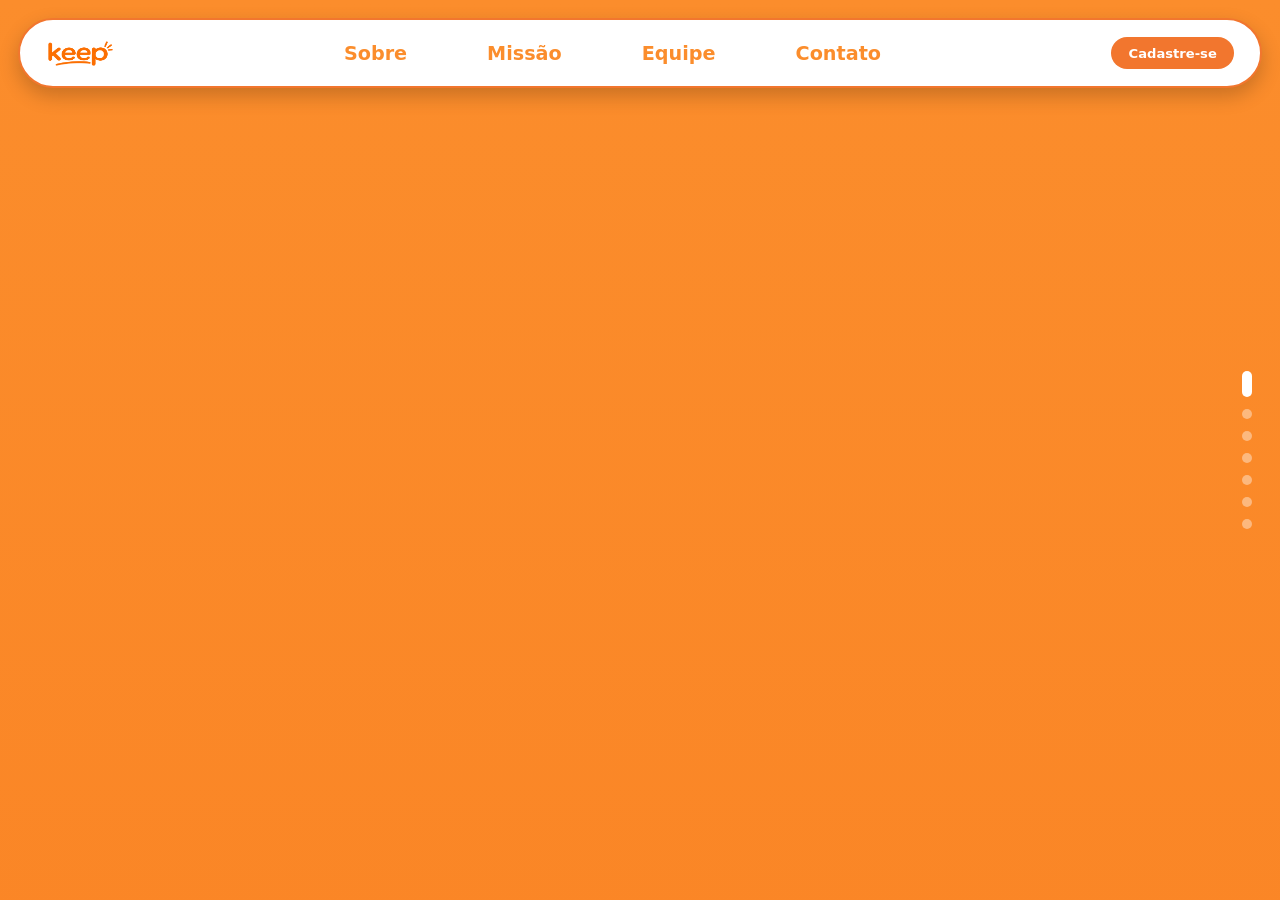
<file: index.html>
<!DOCTYPE html>
<html lang="pt-BR">
<head>
    <meta charset="UTF-8">
    <meta name="viewport" content="width=device-width, initial-scale=1.0">
    <meta http-equiv="refresh" content="0; url=./LP_keep_responsivo/LP_keep/html/index.html">
    <title>Keep - Landing Page</title>
</head>
<body>
    <p>Redirecionando para o Keep...</p>
    <a href="./LP_keep_responsivo/LP_keep/html/index.html">
        Clique aqui se não for redirecionado.
    </a>
</body>
</html>
</file>
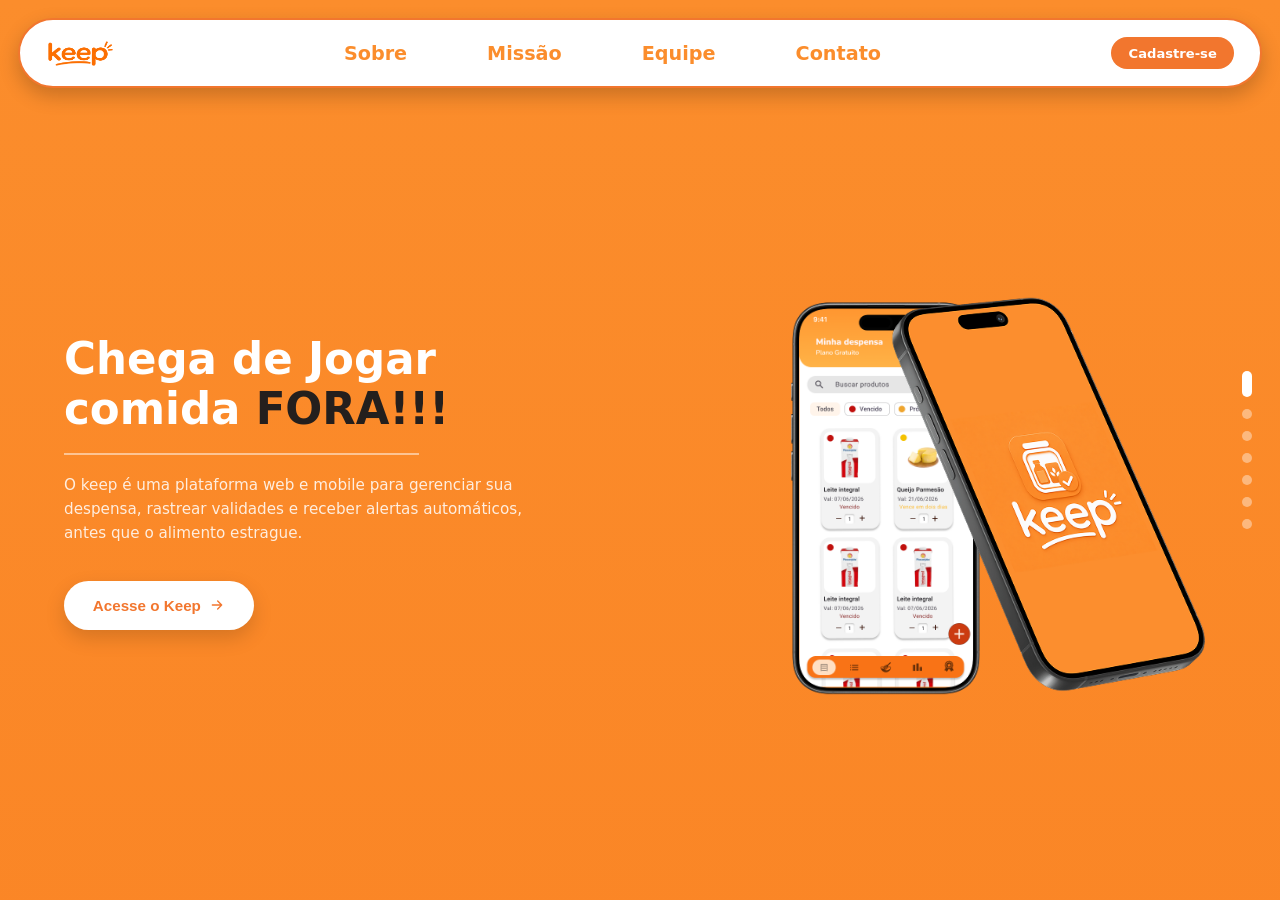
<file: LP_keep_responsivo/LP_keep/html/index.html>
<!DOCTYPE html>
<html lang="pt-br">
<head>
  <meta charset="UTF-8">
  <meta name="viewport" content="width=device-width, initial-scale=1.0">
  <link rel="stylesheet" href="../css/style.css">
  <title>Landing Page - Keep</title>
  <link rel="icon" type="image/png" href="../Images/logo_keep_sozinha.png">
</head>
<body>

  <div class="site-frame">

    <header class="nav">
      <div class="logo_keep">
        <a href="../html/index.html">
          <img src="../Images/logo-definitiva.png" alt="Logo do Keep">
        </a>
      </div>

      <nav class="links">
        <a href="#hero">Sobre</a>
        <a href="#sobre-keep">Missão</a>
        <a href="#equipe">Equipe</a>
        <a href="#contato">Contato</a>

      </nav>

      <a href="cadastro.html" class="btn-contato">Cadastre-se</a>
    </header>


  <div class="progresso" id="progresso"></div>
<div class="scroll-container" id="scrollBox">

<!--PARTE 1. INICIAL-->
<section id="hero">
        <div class="hero-grid">
          <div class="hero-texto anima-entrada">
            <h1>Chega de Jogar<br>comida <span class="destaque">FORA!!!</span></h1>
            <div class="linha-curta"></div>
            <p>
              O keep é uma plataforma web e mobile para gerenciar sua despensa,
              rastrear validades e receber alertas automáticos, antes que o
              alimento estrague.
            </p>


            <div class="hero-botoes">
              <button class="btn-primario">
                Acesse o Keep
                <svg width="16" height="16" viewBox="0 0 24 24" fill="none">
                  <path d="M5 12h14M13 6l6 6-6 6" stroke="currentColor" stroke-width="2" stroke-linecap="round" stroke-linejoin="round"/>
                </svg>
              </button>
            </div>
          </div>


          <div class="hero-imagem anima-entrada atraso-1">
            <div class="grupo-celulares">
              <img src="../Images/homekeep2 (1).png" alt="Celular com o aplicativo do Keep" class="celular-principal">
              <img src="../Images/homekeep.png" alt="Celular com a home do keep" class="celular-fundo">
            </div>
          </div>
        </div>
</section>


<!--PARTE 2. PROJETO -->
<section id="projeto" class="secao-projeto">
  <div class="quadro-grande anima-entrada">

    <div class="quadro-conteudo">
      <div class="quadro-texto">
        <h2>O Projeto</h2>

        <h3>Trabalho de Conclusão de Curso: Despensa Inteligente</h3>
        <p>Desenvolvido ao longo de 10 meses com mais de 450 horas de trabalho, o TCC documenta todo o processo de criação do Keep - da pesquisa de campo ao sistema funcional.</p>

        <h3>O Problema</h3>
        <p>Muitos usuários enfrentam dificuldades para organizar produtos e acompanhar datas de vencimento, resultando em desperdício alimentar e prejuízos financeiros diretos.</p>

        <h3>A Solução</h3>
        <p>Uma plataforma web integrada a um aplicativo mobile com cadastro de produtos, registro de validade, alertas automáticos e geração de relatórios de consumo - tudo com uma interface simples e intuitiva.</p>
      </div>

      <div class="quadro-imagem1">
        <img src="../Images/pckeep.png" alt="Telas do aplicativo Keep">
      </div>
    </div>

    <!-- quadro aninhado, dentro do quadro grande -->
    <div class="quadro-documentacao">
      <h3 class="documentacao-titulo">Documentação do Projeto</h3>

      <div class="doc-cards">
        <div class="doc-card anima-entrada atraso-1">
          <div class="doc-icone">📄</div>
          <h4>Vídeo Pitch</h4>
          <p>Vídeo Pitch · ETEC Taboão da Serra · 2026</p>
          <a href="https://youtu.be/Qf_wnxN91hY?si=4Vsk0Bn9VkrxTHEy" class="doc-link" target="_blank" rel="noopener noreferrer">+ Acesse nosso vídeo Pitch!</a>
        </div>

        <div class="doc-card anima-entrada atraso-2">
          <div class="doc-icone">🎤</div>
          <h4>Apresentação do Projeto</h4>
          <p>Slides · Banca examinadora · 2026</p>
          <a href="https://canva.link/0lxbd75zhgibhff" class="doc-link" target="_blank" rel="noopener noreferrer">Acesse nossa apresentação!</a>
        </div>

        <div class="doc-card anima-entrada atraso-3">
          <div class="doc-icone">💻</div>
          <h4>Repositório do Sistema</h4>
          <p>Código-fonte · Web + Mobile</p>
          <a href="https://github.com/Keep-App-Project" class="doc-link" target="_blank" rel="noopener noreferrer">Acesse o Repositório do Keep!</a>
        </div>
      </div>
    </div>

  </div>
</section>

<!-- PARTE 3. MISSÃO E VISÃO -->
<section id="sobre-keep" class="secao-por-tras">
  <div class="por-tras-quadro anima-entrada">
    <div class="por-tras-conteudo">

    <h2>Por trás do <span class="destaque">Keep</span></h2>

    <div class="cards-vidro">
      <div class="card-vidro anima-entrada atraso-1">
        <h3>Quem somos</h3>
        <p>Nós, da Vilturm Tecnologia e Soluções Ltda. desenvolvemos o Keep com o objetivo de tornar o controle de alimentos mais simples e acessível.</p>
      </div>

      <div class="card-vidro anima-entrada atraso-2">
        <h3>O que nos move</h3>
        <p>Reduzir desperdícios e transformar uma tarefa cotidiana em uma experiência mais organizada.</p>
      </div>

      <div class="card-vidro anima-entrada atraso-3">
        <h3>O que almejamos</h3>
        <p>Tornar o gerenciamento de alimentos cada vez mais inteligente, prático e sustentável.</p>
      </div>
    </div>

  </div>
</section>

<!-- PARTE 4. FUNCIONALIDADES -->
  <section id="funcionalidades" class="secao-projeto">
  <div class="quadro-grande anima-entrada">

    <div class="quadro-conteudo">
      <div class="quadro-texto">
        <h2>Principais Funcionalidades</h2>

        <h3>Estoque e Cadastro de Produtos</h3>
        <p>Tenha controle de tudo o que está armazenado. Cadastre produtos, acompanhe suas quantidades e visualize facilmente os itens próximos do vencimento.</p>

        <h3>Listas de Compras</h3>
        <p>Organize suas compras de forma prática. Crie e gerencie listas com os produtos que precisam ser repostos, evitando esquecimentos e compras desnecessárias.</p>

        <h3>Receitas Inteligentes</h3>
        <p>Encontre novas possibilidades para os alimentos que você já tem. Consulte sugestões de receitas e aproveite melhor seus produtos antes que eles expirem.</p>

        <h3>Relatórios</h3>
        <p>Entenda melhor seus hábitos de consumo. Acompanhe dados sobre produtos utilizados, perdas e vencimentos para tomar decisões mais conscientes e reduzir desperdícios.</p>
      </div>

      <div class="quadro-imagem2">
        <img src="../Images/Frame 11 (1).png" alt="Telas do aplicativo Keep">
      </div>
    </div>

    
      </div>
  </section>


<!-- PARTE 5. PLANOS -->
  <section id="planos" class="secao-planos">
  <div class="planos-quadro anima-entrada">

    <h2 class="planos-titulo">Planos Disponíveis</h2>

    <div class="planos-grid">

      <!-- ===== KEEPCASA ===== -->
      <div class="plano-coluna anima-entrada atraso-1">
        <h3 class="plano-titulo">Keep Home
          <img src="../Images/casinha_keep.png" alt="Ícone do Keep Home" class="plano-icone">
        </h3>
        <p class="plano-subtitulo">
          Ideal para famílias e pessoas que querem organizar o estoque de alimentos e reduzir desperdícios em casa.
        </p>

        <div class="plano-imagem">
          <img src="../Images/KeepCasa_plano.png" alt="Ilustração do Keep Home">
        </div>

        <ul class="plano-lista">
          <li>Despensa compartilhada (múltiplos dispositivos)</li>
          <li>Assistente inteligente de receitas</li>
          <li>IA para sugestão de compras</li>
          <li>Planejamento alimentar semanal</li>
          <li>Relatórios de economia</li>
        </ul>

        <div class="plano-preco">
          <span class="preco-principal">R$14,90<span class="preco-periodo">/mês</span></span>
          <span class="preco-ou">ou</span>
          <span class="preco-anual">R$149,00<span class="preco-periodo">/ano</span></span>
          <span class="preco-economia">2 meses de economia</span>
        </div>

        <a href="../html/cadastro.html" class="btn-plano">
          Assine o Keep Home
          <svg width="16" height="16" viewBox="0 0 24 24" fill="none">
            <path d="M5 12h14M13 6l6 6-6 6" stroke="currentColor" stroke-width="2" stroke-linecap="round" stroke-linejoin="round"/>
          </svg>
        </a>
      </div>

      <!-- ===== KEEPBUSINESS ===== -->
      <div class="plano-coluna anima-entrada atraso-2">
        <h3 class="plano-titulo">Keep Business 
          <img src="../Images/business.png" alt="Ícone do Keep Business" class="plano-icone">
        </h3>
        <p class="plano-subtitulo">
          Ideal para restaurantes, mercados e comércios que precisam de controle profissional de estoque.
        </p>

        <div class="plano-imagem">
          <img src="../Images/keepbusiness_plano.png" alt="Ilustração do Keep Business">
        </div>

        <ul class="plano-lista">
          <li>Múltiplos usuários e permissões</li>
          <li>Controle de estoque em tempo real</li>
          <li>Alertas de validade em lote</li>
          <li>Relatórios de perdas e consumo</li>
          <li>Integração com fornecedores</li>
        </ul>

        <div class="plano-preco">
          <span class="preco-principal">R$79,90<span class="preco-periodo">/mês</span></span>
          <span class="preco-ou">ou</span>
          <span class="preco-anual">R$799,00<span class="preco-periodo">/ano</span></span>
          <span class="preco-economia">2 meses de economia</span>
        </div>

        <a href="../html/cadastro.html" class="btn-plano">
          Assine o Keep Business
          <svg width="16" height="16" viewBox="0 0 24 24" fill="none">
            <path d="M5 12h14M13 6l6 6-6 6" stroke="currentColor" stroke-width="2" stroke-linecap="round" stroke-linejoin="round"/>
          </svg>
        </a>
      </div>

    </div>
  </div>
</section>

<!-- PARTE 6. EQUIPE -->
<section id="equipe" class="secao-equipe">
  <h2 class="equipe-titulo anima-entrada">Nossa Equipe</h2>

  <div class="carrossel-wrapper anima-entrada">
    <button class="carrossel-seta seta-esquerda" id="setaEsquerda" aria-label="Membro anterior">‹</button>

    <!-- o JS duplica o conteúdo deste trilho automaticamente
         pra criar o efeito de loop infinito-->
    <div class="carrossel-trilho" id="carrosselTrilho">

      <div class="membro-card">
        <img src="../Images/fotopedro.jpg" alt="Foto de Pedro Henrique de Lima Mendes" class="membro-foto">
        <h3 class="membro-nome">Pedro Henrique de Lima Mendes</h3>
        <ul class="membro-funcao">
          <li>DEV Mobile/Desktop</li>
          <li>DPO</li>
        </ul>
        <div class="membro-links">
          <a href="https://github.com/phlm1203" target="_blank" rel="noopener noreferrer" aria-label="GitHub">
            <svg width="18" height="18" viewBox="0 0 24 24" fill="currentColor"><path d="M12 2C6.48 2 2 6.58 2 12.25c0 4.53 2.87 8.37 6.84 9.73.5.1.68-.22.68-.49 0-.24-.01-.88-.01-1.72-2.78.62-3.37-1.37-3.37-1.37-.45-1.19-1.11-1.5-1.11-1.5-.91-.64.07-.63.07-.63 1 .07 1.53 1.06 1.53 1.06.89 1.56 2.34 1.11 2.91.85.09-.66.35-1.11.63-1.37-2.22-.26-4.56-1.14-4.56-5.06 0-1.12.39-2.03 1.03-2.75-.1-.26-.45-1.31.1-2.73 0 0 .84-.28 2.75 1.05a9.28 9.28 0 0 1 5 0c1.91-1.33 2.75-1.05 2.75-1.05.55 1.42.2 2.47.1 2.73.64.72 1.03 1.63 1.03 2.75 0 3.93-2.34 4.79-4.57 5.05.36.32.68.94.68 1.9 0 1.37-.01 2.47-.01 2.81 0 .27.18.6.69.49A10.26 10.26 0 0 0 22 12.25C22 6.58 17.52 2 12 2Z"/></svg>
          </a>
          <a href="https://www.linkedin.com/in/pedro-henrique-de-lima-mendes-93b063407/" target="_blank" rel="noopener noreferrer" aria-label="LinkedIn">
            <svg width="18" height="18" viewBox="0 0 24 24" fill="currentColor"><path d="M4.98 3.5a2.5 2.5 0 1 1 0 5 2.5 2.5 0 0 1 0-5ZM3 9h4v12H3V9Zm7 0h3.8v1.64h.05c.53-1 1.83-2.06 3.77-2.06 4.03 0 4.78 2.65 4.78 6.1V21h-4v-5.6c0-1.33-.02-3.04-1.85-3.04-1.86 0-2.15 1.45-2.15 2.94V21h-4V9Z"/></svg>
          </a>
        </div>
      </div>

      <div class="membro-card">
        <img src="../Images/fotolucas.png" alt="Foto de Lucas Duarte de Carvalho" class="membro-foto">
        <h3 class="membro-nome">Lucas Duarte de Carvalho</h3>
        <ul class="membro-funcao">
          <li>DEV Mobile/Desktop</li>
          <li>DPO</li>
        </ul>
      <div class="membro-links">
          <a href="https://github.com/USUARIO" target="_blank" rel="noopener noreferrer" aria-label="GitHub">
            <svg width="18" height="18" viewBox="0 0 24 24" fill="currentColor"><path d="M12 2C6.48 2 2 6.58 2 12.25c0 4.53 2.87 8.37 6.84 9.73.5.1.68-.22.68-.49 0-.24-.01-.88-.01-1.72-2.78.62-3.37-1.37-3.37-1.37-.45-1.19-1.11-1.5-1.11-1.5-.91-.64.07-.63.07-.63 1 .07 1.53 1.06 1.53 1.06.89 1.56 2.34 1.11 2.91.85.09-.66.35-1.11.63-1.37-2.22-.26-4.56-1.14-4.56-5.06 0-1.12.39-2.03 1.03-2.75-.1-.26-.45-1.31.1-2.73 0 0 .84-.28 2.75 1.05a9.28 9.28 0 0 1 5 0c1.91-1.33 2.75-1.05 2.75-1.05.55 1.42.2 2.47.1 2.73.64.72 1.03 1.63 1.03 2.75 0 3.93-2.34 4.79-4.57 5.05.36.32.68.94.68 1.9 0 1.37-.01 2.47-.01 2.81 0 .27.18.6.69.49A10.26 10.26 0 0 0 22 12.25C22 6.58 17.52 2 12 2Z"/></svg>
          </a>
          <a href="https://linkedin.com/in/USUARIO" target="_blank" rel="noopener noreferrer" aria-label="LinkedIn">
            <svg width="18" height="18" viewBox="0 0 24 24" fill="currentColor"><path d="M4.98 3.5a2.5 2.5 0 1 1 0 5 2.5 2.5 0 0 1 0-5ZM3 9h4v12H3V9Zm7 0h3.8v1.64h.05c.53-1 1.83-2.06 3.77-2.06 4.03 0 4.78 2.65 4.78 6.1V21h-4v-5.6c0-1.33-.02-3.04-1.85-3.04-1.86 0-2.15 1.45-2.15 2.94V21h-4V9Z"/></svg>
          </a>
      </div>
      </div>

      <div class="membro-card">
        <img src="../Images/fotopietro.jpg" alt="Foto de Pietro Fernando Arruda Silvestre" class="membro-foto">
        <h3 class="membro-nome">Pietro Fernando Arruda Silvestre</h3>
        <ul class="membro-funcao">
          <li>Designer</li>
          <li>UI/UX DEV</li>
        </ul>
        <div class="membro-links">
          <a href="https://github.com/USUARIO" target="_blank" rel="noopener noreferrer" aria-label="GitHub">
            <svg width="18" height="18" viewBox="0 0 24 24" fill="currentColor"><path d="M12 2C6.48 2 2 6.58 2 12.25c0 4.53 2.87 8.37 6.84 9.73.5.1.68-.22.68-.49 0-.24-.01-.88-.01-1.72-2.78.62-3.37-1.37-3.37-1.37-.45-1.19-1.11-1.5-1.11-1.5-.91-.64.07-.63.07-.63 1 .07 1.53 1.06 1.53 1.06.89 1.56 2.34 1.11 2.91.85.09-.66.35-1.11.63-1.37-2.22-.26-4.56-1.14-4.56-5.06 0-1.12.39-2.03 1.03-2.75-.1-.26-.45-1.31.1-2.73 0 0 .84-.28 2.75 1.05a9.28 9.28 0 0 1 5 0c1.91-1.33 2.75-1.05 2.75-1.05.55 1.42.2 2.47.1 2.73.64.72 1.03 1.63 1.03 2.75 0 3.93-2.34 4.79-4.57 5.05.36.32.68.94.68 1.9 0 1.37-.01 2.47-.01 2.81 0 .27.18.6.69.49A10.26 10.26 0 0 0 22 12.25C22 6.58 17.52 2 12 2Z"/></svg>
          </a>
          <a href="https://linkedin.com/in/USUARIO" target="_blank" rel="noopener noreferrer" aria-label="LinkedIn">
            <svg width="18" height="18" viewBox="0 0 24 24" fill="currentColor"><path d="M4.98 3.5a2.5 2.5 0 1 1 0 5 2.5 2.5 0 0 1 0-5ZM3 9h4v12H3V9Zm7 0h3.8v1.64h.05c.53-1 1.83-2.06 3.77-2.06 4.03 0 4.78 2.65 4.78 6.1V21h-4v-5.6c0-1.33-.02-3.04-1.85-3.04-1.86 0-2.15 1.45-2.15 2.94V21h-4V9Z"/></svg>
          </a>
        </div>
      </div>

      <div class="membro-card">
        <img src="../Images/fotorapha.jpeg" alt="Foto de Raphaela Lima Costa" class="membro-foto">
        <h3 class="membro-nome">Raphaela Lima Costa</h3>
        <ul class="membro-funcao">
          <li>Designer</li>
          <li>Documentação</li>
        </ul>
        <div class="membro-links">
          <a href="https://www.linkedin.com/in/raphaela-lima-costa-835b38406/" target="_blank" rel="noopener noreferrer" aria-label="GitHub">
            <svg width="18" height="18" viewBox="0 0 24 24" fill="currentColor"><path d="M12 2C6.48 2 2 6.58 2 12.25c0 4.53 2.87 8.37 6.84 9.73.5.1.68-.22.68-.49 0-.24-.01-.88-.01-1.72-2.78.62-3.37-1.37-3.37-1.37-.45-1.19-1.11-1.5-1.11-1.5-.91-.64.07-.63.07-.63 1 .07 1.53 1.06 1.53 1.06.89 1.56 2.34 1.11 2.91.85.09-.66.35-1.11.63-1.37-2.22-.26-4.56-1.14-4.56-5.06 0-1.12.39-2.03 1.03-2.75-.1-.26-.45-1.31.1-2.73 0 0 .84-.28 2.75 1.05a9.28 9.28 0 0 1 5 0c1.91-1.33 2.75-1.05 2.75-1.05.55 1.42.2 2.47.1 2.73.64.72 1.03 1.63 1.03 2.75 0 3.93-2.34 4.79-4.57 5.05.36.32.68.94.68 1.9 0 1.37-.01 2.47-.01 2.81 0 .27.18.6.69.49A10.26 10.26 0 0 0 22 12.25C22 6.58 17.52 2 12 2Z"/></svg>
          </a>
          <a href="https://linkedin.com/in/USUARIO" target="_blank" rel="noopener noreferrer" aria-label="LinkedIn">
            <svg width="18" height="18" viewBox="0 0 24 24" fill="currentColor"><path d="M4.98 3.5a2.5 2.5 0 1 1 0 5 2.5 2.5 0 0 1 0-5ZM3 9h4v12H3V9Zm7 0h3.8v1.64h.05c.53-1 1.83-2.06 3.77-2.06 4.03 0 4.78 2.65 4.78 6.1V21h-4v-5.6c0-1.33-.02-3.04-1.85-3.04-1.86 0-2.15 1.45-2.15 2.94V21h-4V9Z"/></svg>
          </a>
        </div>
      </div>

      <div class="membro-card">
        <img src="../Images/fotorafael.jpeg" alt="Foto de Rafael Fonseca Xavier" class="membro-foto">
        <h3 class="membro-nome">Rafael Fonseca Xavier</h3>
        <ul class="membro-funcao">
          <li>DEV Back-end</li>
          <li>DEV Mobile/Web</li>
        </ul>
        <div class="membro-links">
          <a href="https://github.com/Hastedz" target="_blank" rel="noopener noreferrer" aria-label="GitHub">
            <svg width="18" height="18" viewBox="0 0 24 24" fill="currentColor"><path d="M12 2C6.48 2 2 6.58 2 12.25c0 4.53 2.87 8.37 6.84 9.73.5.1.68-.22.68-.49 0-.24-.01-.88-.01-1.72-2.78.62-3.37-1.37-3.37-1.37-.45-1.19-1.11-1.5-1.11-1.5-.91-.64.07-.63.07-.63 1 .07 1.53 1.06 1.53 1.06.89 1.56 2.34 1.11 2.91.85.09-.66.35-1.11.63-1.37-2.22-.26-4.56-1.14-4.56-5.06 0-1.12.39-2.03 1.03-2.75-.1-.26-.45-1.31.1-2.73 0 0 .84-.28 2.75 1.05a9.28 9.28 0 0 1 5 0c1.91-1.33 2.75-1.05 2.75-1.05.55 1.42.2 2.47.1 2.73.64.72 1.03 1.63 1.03 2.75 0 3.93-2.34 4.79-4.57 5.05.36.32.68.94.68 1.9 0 1.37-.01 2.47-.01 2.81 0 .27.18.6.69.49A10.26 10.26 0 0 0 22 12.25C22 6.58 17.52 2 12 2Z"/></svg>
          </a>
          <a href="https://www.linkedin.com/in/rafael-fonseca-577376408?utm_source=share_via&utm_content=profile&utm_medium=member_android" target="_blank" rel="noopener noreferrer" aria-label="LinkedIn">
            <svg width="18" height="18" viewBox="0 0 24 24" fill="currentColor"><path d="M4.98 3.5a2.5 2.5 0 1 1 0 5 2.5 2.5 0 0 1 0-5ZM3 9h4v12H3V9Zm7 0h3.8v1.64h.05c.53-1 1.83-2.06 3.77-2.06 4.03 0 4.78 2.65 4.78 6.1V21h-4v-5.6c0-1.33-.02-3.04-1.85-3.04-1.86 0-2.15 1.45-2.15 2.94V21h-4V9Z"/></svg>
          </a>
        </div>
      </div>

      <div class="membro-card">
        <img src="../Images/fotonathane.jpg" alt="Foto de Nathane de Castro" class="membro-foto">
        <h3 class="membro-nome">Nathane de Castro</h3>
        <ul class="membro-funcao">
          <li>Professora Orientadora</li>
        </ul>
        <div class="membro-links">
          <a href="https://github.com/USUARIO" target="_blank" rel="noopener noreferrer" aria-label="GitHub">
            <svg width="18" height="18" viewBox="0 0 24 24" fill="currentColor"><path d="M12 2C6.48 2 2 6.58 2 12.25c0 4.53 2.87 8.37 6.84 9.73.5.1.68-.22.68-.49 0-.24-.01-.88-.01-1.72-2.78.62-3.37-1.37-3.37-1.37-.45-1.19-1.11-1.5-1.11-1.5-.91-.64.07-.63.07-.63 1 .07 1.53 1.06 1.53 1.06.89 1.56 2.34 1.11 2.91.85.09-.66.35-1.11.63-1.37-2.22-.26-4.56-1.14-4.56-5.06 0-1.12.39-2.03 1.03-2.75-.1-.26-.45-1.31.1-2.73 0 0 .84-.28 2.75 1.05a9.28 9.28 0 0 1 5 0c1.91-1.33 2.75-1.05 2.75-1.05.55 1.42.2 2.47.1 2.73.64.72 1.03 1.63 1.03 2.75 0 3.93-2.34 4.79-4.57 5.05.36.32.68.94.68 1.9 0 1.37-.01 2.47-.01 2.81 0 .27.18.6.69.49A10.26 10.26 0 0 0 22 12.25C22 6.58 17.52 2 12 2Z"/></svg>
          </a>
          <a href="https://linkedin.com/in/USUARIO" target="_blank" rel="noopener noreferrer" aria-label="LinkedIn">
            <svg width="18" height="18" viewBox="0 0 24 24" fill="currentColor"><path d="M4.98 3.5a2.5 2.5 0 1 1 0 5 2.5 2.5 0 0 1 0-5ZM3 9h4v12H3V9Zm7 0h3.8v1.64h.05c.53-1 1.83-2.06 3.77-2.06 4.03 0 4.78 2.65 4.78 6.1V21h-4v-5.6c0-1.33-.02-3.04-1.85-3.04-1.86 0-2.15 1.45-2.15 2.94V21h-4V9Z"/></svg>
          </a>
        </div>
      </div>

      
    </div>

    <button class="carrossel-seta seta-direita" id="setaDireita" aria-label="Próximo membro">›</button>
  </div>
</section>

<!-- PARTE 7. AVALIAÇÃO -->
<section id="avaliacao" class="secao-avaliacao">
  <div class="avaliacao-quadro anima-entrada">

    <h2 class="avaliacao-titulo">O que achou do Keep?</h2>

    <div class="estrelas" id="grupoEstrelas">
      <button type="button" class="estrela" data-valor="5" aria-label="5 estrelas">★</button>
      <button type="button" class="estrela" data-valor="4" aria-label="4 estrelas">★</button>
      <button type="button" class="estrela" data-valor="3" aria-label="3 estrelas">★</button>
      <button type="button" class="estrela" data-valor="2" aria-label="2 estrelas">★</button>
      <button type="button" class="estrela" data-valor="1" aria-label="1 estrela">★</button>
    </div>

    <form id="formAvaliacao">
      <textarea
        id="feedbackTexto"
        class="avaliacao-textarea"
        placeholder="Nos dê seu feedback!"
        rows="4"
      ></textarea>

      <span class="erro-campo" data-erro-de="avaliacao"></span>

      <button type="submit" class="btn-primario btn-avaliacao">Enviar</button>

      <p class="mensagem-sucesso" id="mensagemSucessoAvaliacao">
        Obrigado pelo seu feedback! Ele nos ajuda a melhorar o Keep.
      </p>
    </form>

  </div>
</section>

<footer id="contato" class="site-footer">
  <div class="footer-conteudo">

    <!-- coluna 1: logo + slogan -->
    <div class="footer-coluna footer-marca">
      <img src="../Images/logo-definitiva.png" alt="Logo do Keep" class="footer-logo-img">
      <p>Vilturm Tecnologia e Soluções Digitais Ltda.</p>
    </div>

    <!-- coluna 2: contatos -->
    <div class="footer-coluna footer-contatos">
      <a href="mailto:contato@keepapp.com.br" class="footer-link">
        <svg width="16" height="16" viewBox="0 0 24 24" fill="none"><path d="M3 6h18v12H3V6Zm0 0 9 7 9-7" stroke="currentColor" stroke-width="1.8" stroke-linecap="round" stroke-linejoin="round"/></svg>
        contato@keepapp.com.br
      </a>
      <a href="https://instagram.com/keepapp" target="_blank" rel="noopener noreferrer" class="footer-link">
        <svg width="16" height="16" viewBox="0 0 24 24" fill="none"><rect x="3" y="3" width="18" height="18" rx="5" stroke="currentColor" stroke-width="1.8"/><circle cx="12" cy="12" r="4" stroke="currentColor" stroke-width="1.8"/><circle cx="17.5" cy="6.5" r="1" fill="currentColor"/></svg>
        @keepapp
      </a>
      <a href="https://twitter.com/keepapp" target="_blank" rel="noopener noreferrer" class="footer-link">
        <svg width="16" height="16" viewBox="0 0 24 24" fill="none"><path d="m4 4 16 16M20 4 4 20" stroke="currentColor" stroke-width="1.8" stroke-linecap="round"/></svg>
        @keepapp
      </a>
    </div>

    <!-- Footer-->
    <div class="footer-coluna footer-tcc">
      <p>TCC 2026 · Centro Paula Souza<br>
      ETEC Taboão da Serra<br>
      Técnico em Desenvolvimento de Sistemas</p>
    </div>

  </div>

  <div class="footer-rodape">
    <p>Desenvolvido com <span class="footer-coracao">♥</span> pela equipe Keep</p>
    <p>© 2026 Todos os direitos reservados</p>
  </div>
</footer>

    <!-- fim do .scroll-container -->
    <button id="btnTopo" class="btn-topo" aria-label="Voltar ao início">
      <svg width="20" height="20" viewBox="0 0 24 24" fill="none">
        <path d="M12 19V5M12 5l-6 6M12 5l6 6" stroke="var(--laranja)" stroke-width="2.4" stroke-linecap="round" stroke-linejoin="round"/>
      </svg>
    </button>

  </div>

  
  <!-- fim do .site-frame -->

    <script src="../js/script.js"></script>
</body>
</html>
</file>
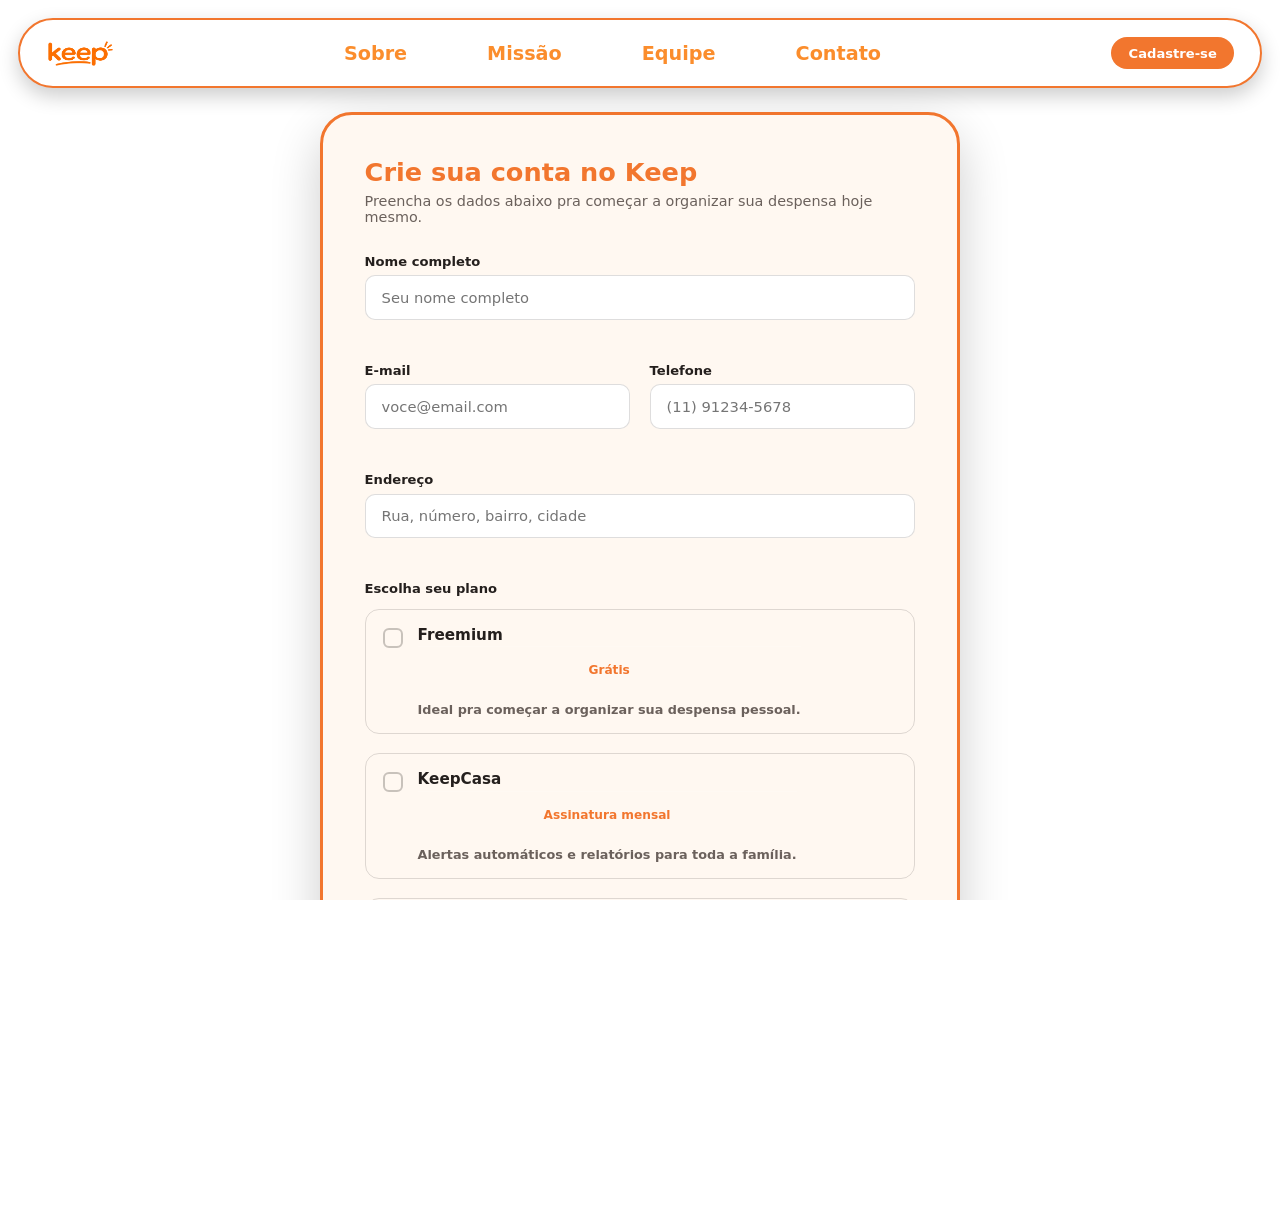
<file: LP_keep_responsivo/LP_keep/html/cadastro.html>
<!DOCTYPE html>
<html lang="pt-br">
<head>
  <meta charset="UTF-8">
  <meta name="viewport" content="width=device-width, initial-scale=1.0">
  <link rel="stylesheet" href="../css/style.css">
  <title>Landing Page - Keep</title>
  <link rel="icon" type="image/png" href="../Images/logo_keep_sozinha.png">
</head>
<body>

  <div class="site-frame">

    <header class="nav">
      <div class="logo_keep">
        <a href="../html/index.html">
          <img src="../Images/logo-definitiva.png" alt="Logo do Keep">
        </a>
      </div>

      <nav class="links">
        <a href="index.html#hero">Sobre</a>
        <a href="index.html#sobre-keep">Missão</a>
        <a href="index.html#equipe">Equipe</a>
        <a href="index.html#contato">Contato</a>

      </nav>

      <a href="cadastro.html" class="btn-contato">Cadastre-se</a>
    </header>


     <main class="cadastro-wrapper">
    <div class="cadastro-card">
 
      <div class="cadastro-cabecalho">
        <h1>Crie sua conta no Keep</h1>
        <p>Preencha os dados abaixo pra começar a organizar sua despensa hoje mesmo.</p>
      </div>
 
      <!-- id="formCadastro": é por esse id que o cadastro.js vai
           encontrar o formulário e escutar o envio -->
      <form id="formCadastro" novalidate>
 
        <!-- novalidate: desliga a validação nativa (feia/inconsistente
             entre navegadores) pra usarmos a nossa própria, no JS,
             com mensagens estilizadas -->
 
        <div class="campo">
          <label for="nome">Nome completo</label>
          <input type="text" id="nome" name="nome" placeholder="Seu nome completo" required>
          <span class="erro-campo" data-erro-de="nome"></span>
        </div>
 
        <div class="campo-grupo">
          <div class="campo">
            <label for="email">E-mail</label>
            <input type="email" id="email" name="email" placeholder="voce@email.com" required>
            <span class="erro-campo" data-erro-de="email"></span>
          </div>
 
          <div class="campo">
            <label for="telefone">Telefone</label>
            <input type="tel" id="telefone" name="telefone" placeholder="(11) 91234-5678" required>
            <span class="erro-campo" data-erro-de="telefone"></span>
          </div>
        </div>
 
        <div class="campo">
          <label for="endereco">Endereço</label>
          <input type="text" id="endereco" name="endereco" placeholder="Rua, número, bairro, cidade" required>
          <span class="erro-campo" data-erro-de="endereco"></span>
        </div>
 
        <!-- SELEÇÃO DE PLANO
             Visualmente são checkboxes (como você pediu), mas o
             cadastro.js impede mais de um marcado ao mesmo tempo,
             porque só faz sentido escolher um plano por vez. -->
        <div class="campo">
          <label class="label-grupo">Escolha seu plano</label>
 
          <div class="planos-grupo" id="planosGrupo">
 
            <label class="plano-card">
              <input type="checkbox" name="plano" value="freemium" class="plano-checkbox">
              <span class="plano-conteudo">
                <span class="plano-nome">Freemium</span>
                <span class="plano-preco">Grátis</span>
                <span class="plano-desc">Ideal pra começar a organizar sua despensa pessoal.</span>
              </span>
            </label>
 
            <label class="plano-card">
              <input type="checkbox" name="plano" value="keepcasa" class="plano-checkbox">
              <span class="plano-conteudo">
                <span class="plano-nome">KeepCasa</span>
                <span class="plano-preco">Assinatura mensal</span>
                <span class="plano-desc">Alertas automáticos e relatórios para toda a família.</span>
              </span>
            </label>
 
            <label class="plano-card">
              <input type="checkbox" name="plano" value="keepbusiness" class="plano-checkbox">
              <span class="plano-conteudo">
                <span class="plano-nome">KeepBusiness</span>
                <span class="plano-preco">Assinatura mensal</span>
                <span class="plano-desc">Gestão de estoque para restaurantes e comércios.</span>
              </span>
            </label>
 
          </div>
 
          <span class="erro-campo" data-erro-de="plano"></span>
        </div>
 
        <button type="submit" class="btn-primario btn-enviar">
          Criar minha conta
          <svg width="16" height="16" viewBox="0 0 24 24" fill="none">
            <path d="M5 12h14M13 6l6 6-6 6" stroke="currentColor" stroke-width="2" stroke-linecap="round" stroke-linejoin="round"/>
          </svg>
        </button>
 
        <!-- mensagem de sucesso, escondida por padrão — o JS mostra
             ela depois de validar tudo e "enviar" o formulário -->
        <p class="mensagem-sucesso" id="mensagemSucesso">
          Cadastro enviado com sucesso! Em breve você recebe um e-mail de confirmação.
        </p>
 
      </form>
    </div>
  </main>
 
  <script src="../js/script.js"></script>
</body>
</html>
</file>
<file: LP_keep_responsivo/LP_keep/css/style.css>
/* ==========================================================
   VARIÁVEIS GERAIS
========================================================== */
:root {
  --laranja: #F2762E;
  --laranja-escuro: #D9631F;
  --fundo-rosa: #FCEEEA;
  --texto: #241F1D;
  --texto-suave: #6B615C;
  --branco: #FFFFFF;
  --font: 'Segoe UI', system-ui, -apple-system, sans-serif;
}

* {
  margin: 0;
  padding: 0;
  box-sizing: border-box;
}

html {
  scroll-behavior: smooth;
}

html, body {
  height: 100%;
  overflow: auto !important;; /* impede a JANELA de rolar — só o #scrollBox rola */
}

body {
  font-family: var(--font);
  color: var(--texto);
}

/* ==========================================================
   PARTE 1. O SITE
========================================================== */
.site-frame {
  position: relative;
  width: 100%;
  height: 100vh;
  background: var(--branco);
}

/* OBS. ANIMAÇÃO DE ENTRADA AO ROLAR */
.anima-entrada {
  opacity: 0;
  transform: translateY(30px);
  transition: opacity 0.6s ease, transform 0.6s ease;
}

.anima-entrada.visivel {
  opacity: 1;
  transform: translateY(0);
}

.anima-entrada.atraso-1 { transition-delay: 0.1s; }
.anima-entrada.atraso-2 { transition-delay: 0.2s; }
.anima-entrada.atraso-3 { transition-delay: 0.3s; }


/* ==========================================================
   PARTE 2. CABEÇALHO DIFERENCIADO
========================================================== */
header.nav {
  position: absolute;
  top: 18px;
  left: 18px;
  right: 18px;
  height: 70px;
  background: var(--branco);
  border-radius: 999px;
  border: 2px solid var(--laranja);
  display: flex;
  align-items: center;
  justify-content: space-between;
  padding: 0 1.6rem;
  z-index: 100;
  box-shadow: 0 8px 20px rgba(0, 0, 0, 0.20);
}

.logo_keep {
  display: flex;
  align-items: center;
  line-height: 0;
}

.logo_keep img {
  height: 25px;
  width: auto;
  display: block;
}

nav.links {
  display: flex;
  align-items: center;
  gap: 5rem;
}

nav.links a {
  color: #FB8D2C;
  text-decoration: none;
  font-size: 1.2rem;
  font-weight: 700;
  opacity: 1;
  transition: color 0.4s;
}

nav.links a:hover {
  color: #99380f;
}

.btn-contato {
  background: var(--laranja);
  color: var(--branco);
  border: none;
  padding: 0.55rem 1.1rem;
  border-radius: 999px;
  font-weight: 600;
  font-size: 0.82rem;
  cursor: pointer;
  transition: background 0.2s;
  display: inline-block;   
  text-decoration: none;
}

.btn-contato:hover {
  background: #99380f;
}


/*OBS. SCROLL CONTAINER 
O scroll-snap é 100% CSS — não depende de nenhum JS pra funcionar, por isso continua aqui mesmo com o script.js vazio.*/

.scroll-container {
  height: 100%;
  overflow-y: scroll;
  padding-top: 96px; 
  scrollbar-width: none;
  -ms-overflow-style: none;
    background: linear-gradient(
    to bottom,
    #FB8D2C 0%,
    #F97316 55%,
    #99380f 100%
  );
  background-attachment: local;
  overflow-anchor: none;
}

.scroll-container::-webkit-scrollbar {
  display: none;
}

section {
  min-height: calc(100vh - 96px);
  scroll-snap-align: start;
  display: flex;
  flex-direction: column;
  justify-content: center;
  align-items: flex-start;
  padding: 3rem 4rem;
}

.progresso {
  position: fixed;
  right: 28px;
  top: 50%;
  transform: translateY(-50%);
  display: flex;
  flex-direction: column;
  gap: 12px;
  z-index: 100;
}

.progresso button {
  width: 10px;
  height: 10px;
  border-radius: 50%;
  border: none;
  background: rgba(255, 255, 255, 0.4);
  cursor: pointer;
  padding: 0;
  transition: all 0.3s ease;
}

.progresso button.ativo {
  background: var(--branco);
  height: 26px;
  border-radius: 5px;
}

/* ==========================================================
   PARTE 3. SEÇÃO INICIAL/ IMAGEM DO CELULAR 
========================================================== */
#hero {
  background: transparent;
  position: relative; 
  display: flex;
  align-items: center;
  justify-content: space-between;
  gap: 2rem;
  flex-direction: row;
}


.hero-grid {
  width: 100%;
  max-width: 1180px;
  display: flex;
  align-items: center;
  justify-content: space-between;
  gap: 2rem;
}

.hero-texto h1 {
  color: var(--branco);
  font-size: clamp(2rem, 3.4vw, 2.8rem);
  line-height: 1.15;
  font-weight: 800;
  margin-bottom: 1.2rem;
}

.hero-texto h1 .destaque {
  color: var(--texto);
}

.linha-curta {
  width: 355px;
  height: 2px;
  background: var(--branco);
  opacity: 0.5;
  margin: 1rem 0 1.1rem;
}

.hero-texto p {
  color: rgba(255, 255, 255, 0.85);
  font-size: 0.95rem;
  line-height: 1.6;
  max-width: 460px;
  margin-bottom: 2.2rem;
}

.hero-botoes {
  margin-bottom: 2rem;
}

.btn-primario {
  width: fit-content; 
  background: var(--branco);
  color: var(--laranja);
  border: none;
  padding: 1rem 1.8rem;
  border-radius: 999px;
  font-weight: 700;
  font-size: 0.95rem;
  display: inline-flex;
  align-items: center;
  gap: 8px;
  cursor: pointer;
  transition: background 0.2s, transform 0.2s;
  box-shadow: 0 8px 20px rgba(0, 0, 0, 0.15);

}

.btn-primario:hover {
  background: #f3f3f3;
  transform: translateX(2px);
}

.hero-imagem {
  flex-shrink: 0;
}

.hero-imagem img {
  max-width: 340px;
  height: auto;
  display: block;
}

.grupo-celulares {
  position: relative;   
  display: flex;
  align-items: center;
  justify-content: center;
}

.hero-imagem .celular-fundo {
  position: absolute;
  max-width: 195px;
  top: 50%;
  left: 3.0%;
  transform: translate(-50%, -50%);
  z-index: 1;
}

.celular-principal {
  position: relative;
  max-width: 320px;
  z-index: 2;
}

/* ==========================================================
   PARTE 4. SEÇÃO O PROJETO 
========================================================== */

.secao-projeto {
  background: transparent;
  align-items: center; /* centraliza o quadro grande na tela */
}
.quadro-grande {
  width: 100%;
  max-width: 1100px;
  background: #FFF8F1;
  border: 3px solid var(--laranja);
  border-radius: 32px;
  padding: 2.8rem;
  box-shadow: 0 25px 55px rgba(0, 0, 0, 0.27);
}

/* texto (esquerda) + imagem dos celulares (direita) */
.quadro-conteudo {
  display: grid;
  grid-template-columns: 1.2fr 1fr;
  gap: 2.5rem;
  align-items: center;
}

.quadro-texto h2 {
  color: var(--laranja);
  font-size: 1.8rem;
  font-weight: 800;
  margin-bottom: 1.2rem;
}

.quadro-texto h3 {
  color: var(--laranja);
  font-size: 1rem;
  font-weight: 700;
  margin-top: 1.3rem;
  margin-bottom: 0.4rem;
}

.quadro-texto p {
  color: var(--texto);
  font-size: 0.88rem;
  line-height: 1.6;
}

.quadro-imagem1 img {
  width: 100%;
  max-width: 420px;
  height: auto;
  display: block;
  margin: 0 auto;
}

.quadro-imagem2 img {
  width: 100%;
  max-width: 350px;
  height: auto;
  display: block;
  margin: 0 auto;
}


.quadro-documentacao {
  margin-top: 2.5rem;
  background: #EAEAEA;
  border: 2px solid var(--laranja);
  border-radius: 24px;
  padding: 2rem;
}

.documentacao-titulo {
  color: var(--laranja);
  font-size: 1.15rem;
  font-weight: 800;
  text-align: center;
  margin-bottom: 1.5rem;
}

.doc-cards {
  display: grid;
  grid-template-columns: repeat(3, 1fr);
  gap: 1.2rem;
}

.doc-card {
  background: #FFF8F1;
  border-radius: 14px;
  padding: 1.4rem;
  text-align: center;
  box-shadow: 0 4px 12px rgba(0, 0, 0, 0.06);
  transition: transform 0.25s ease, box-shadow 0.25s ease; /* reaproveita a mesma animação de hover dos outros cards */
}

.doc-card:hover {
  transform: translateY(-4px);
  box-shadow: 0 10px 20px rgba(0, 0, 0, 0.12);
}

.doc-icone {
  width: 44px;
  height: 44px;
  margin: 0 auto 0.8rem;
  border-radius: 10px;
  background: #E3DBF2;
  display: flex;
  align-items: center;
  justify-content: center;
  font-size: 1.2rem;
}

.doc-card h4 {
  font-size: 0.92rem;
  font-weight: 700;
  color: var(--texto);
  margin-bottom: 0.4rem;
}

.doc-card p {
  font-size: 0.76rem;
  color: var(--texto-suave);
  margin-bottom: 0.9rem;
}

.doc-link {
  display: inline-block;
  font-size: 0.74rem;
  font-weight: 600;
  color: var(--laranja);
  text-decoration: none;
  border: 1.5px dashed var(--laranja);
  border-radius: 999px;
  padding: 0.35rem 0.8rem;
  transition: background 0.2s;
}

.doc-link:hover {
  background: #FCE0CE;
}

/* responsivo: empilha tudo em telas estreitas */
@media (max-width: 860px) {
  .quadro-conteudo {
    grid-template-columns: 1fr;
  }

  .doc-cards {
    grid-template-columns: 1fr;
  }

  .quadro-grande {
    padding: 1.6rem;
  }
}


/* ==========================================================
   PARTE 5. SEÇÃO MISSÃO E VALORES
========================================================== */
.secao-por-tras {
  background: transparent; 
  align-items: center;
  padding-top: 1rem;
  padding-bottom: 1rem;
}

.por-tras-quadro {
  width: 100%;
  max-width: 1100px;
  border: 3px solid var(--laranja);
  border-radius: 32px;
  overflow: hidden;   /* corta a imagem de fundo nos cantos arredondados */
  padding: 5.5rem 3.5rem;
  background-image: url('../Images/bg.png');
  background-size: cover;
  background-position: right center;
  background-repeat: no-repeat;
}

.por-tras-conteudo {
  width: 100%;
  max-width: 1100px;
}

.por-tras-quadro h2 {
  color: var(--branco);
  font-size: 2rem;
  font-weight: 800;
  margin-bottom: 2rem;
}

.por-tras-quadro h2 .destaque {
  color: var(--laranja);
}

.cards-vidro {
  display: grid;
  grid-template-columns: repeat(3, 1fr);
  gap: 1.5rem;
  transition: transform 0.25s ease, box-shadow 0.25s ease;
}

.card-vidro:hover {
  transform: translateY(-4px);
  box-shadow: 0 10px 20px rgba(0, 0, 0, 0.12);
}

.card-vidro {
  background: rgba(10, 10, 15, 0.45);
  backdrop-filter: blur(6px);
  -webkit-backdrop-filter: blur(6px); 
  border: 1px solid rgba(255, 255, 255, 0.12);
  border-radius: 16px;
  padding: 1.6rem;
  transition: transform 0.25s ease, box-shadow 0.25s ease;
}

.card-vidro h3 {
  color: var(--laranja);
  font-size: 1rem;
  font-weight: 700;
  margin-bottom: 0.8rem;
}

.card-vidro p {
  color: rgba(255, 255, 255, 0.9);
  font-size: 0.85rem;
  line-height: 1.6;
}

/* responsivo: empilha os cards em telas estreitas */
@media (max-width: 860px) {
  .cards-vidro {
    grid-template-columns: 1fr;
  }

  .secao-por-tras {
    background-position: center;
  }
}

/* ==========================================================
   PARTE 6. SEÇÃO PLANOS
========================================================== */
.secao-planos {
  background: transparent;
  align-items: center;
}

.planos-quadro {
  width: 100%;
  max-width: 1100px;
  background: #0B1130;
  border: 3px solid var(--laranja);
  border-radius: 32px;
  padding: 2.8rem;
}

.plano-coluna {
  width: 100%;
  max-width: 400px;   
  background: #131A3F;
  border: 1px solid rgba(255, 255, 255, 0.12);
  border-radius: 24px;
  padding: 1.6rem;
  overflow: hidden;
  transition: transform 0.25s ease, box-shadow 0.25s ease, border-color 0.2s ease;
}

.plano-coluna:hover {
  transform: translateY(-8px) scale(1.02);
  box-shadow: 0 16px 32px rgba(0, 0, 0, 0.35);
  border-color: var(--laranja);
}

.planos-titulo {
  text-align: center;
  color: var(--laranja);
  font-size: 1.8rem;
  font-weight: 800;
  margin-bottom: 2rem;
}

.plano-titulo {
  text-align: center;
  color: var(--laranja);
  font-size: 1.8rem;
  font-weight: 800;
  margin-bottom: 2rem;
}

.planos-grid {
  display: grid;
  grid-template-columns: 1fr 1fr;
  gap: 1.8rem;
  justify-items: center;
}


.plano-titulo {
  color: var(--laranja);
  font-size: 1.1rem;
  font-weight: 800;
  margin-bottom: 0.6rem;
    display: flex;            
  align-items: center;
  justify-content: center;
  gap: 8px;
}

.plano-subtitulo {
  color: rgba(255, 255, 255, 0.85);
  font-size: 0.85rem;
  line-height: 1.6;
  margin-bottom: 1.2rem;
}

.icone-plano {
  height: 10px;    
  width: auto;
  display: block;
}

.plano-imagem {
  background: var(--branco);
  border-radius: 16px;
  padding: 0.8rem;
  margin-bottom: 1.4rem;
  overflow: hidden; 
}

.plano-imagem img {
  width: 100%;
  max-width: none;
  height: auto;
  display: block;
  margin: 0 auto;
  border-radius: 8px;
}

.plano-lista {
  list-style: none;
  margin-bottom: 1.2rem;
}

.plano-lista li {
  color: rgba(255, 255, 255, 0.9);
  font-size: 0.82rem;
  line-height: 1.7;
  padding-left: 1.1rem;
  position: relative;
}

/* bolinha customizada no lugar do marcador padrão de lista */
.plano-lista li::before {
  content: "";
  position: absolute;
  left: 0;
  top: 0.6em;
  width: 5px;
  height: 5px;
  border-radius: 50%;
  background: var(--laranja);
}

.plano-preco {
  border-top: 1px solid rgba(255, 255, 255, 0.15);
  padding-top: 1rem;
  margin-bottom: 1.2rem;
  text-align: center;
}

.preco-principal {
  display: block;
  color: var(--laranja);
  font-size: 1.5rem;
  font-weight: 800;
}

.preco-periodo {
  font-size: 0.85rem;
  font-weight: 500;
  color: rgba(255, 255, 255, 0.7);
}

.preco-ou {
  display: block;
  color: rgba(255, 255, 255, 0.5);
  font-size: 0.75rem;
  margin: 0.2rem 0;
}

.preco-anual {
  display: block;
  color: var(--branco);
  font-size: 1.1rem;
  font-weight: 700;
}

.preco-economia {
  display: block;
  color: rgba(255, 255, 255, 0.6);
  font-size: 0.72rem;
  margin-top: 0.2rem;
}

.btn-plano {
  width: 100%;
  background: rgba(255, 255, 255, 0.1);
  color: var(--branco);
  border: 1px solid rgba(255, 255, 255, 0.25);
  padding: 0.85rem 1.4rem;
  border-radius: 999px;
  font-weight: 600;
  font-size: 0.88rem;
  display: inline-flex;
  align-items: center;
  justify-content: center;
  gap: 8px;
  cursor: pointer;
  transition: background 0.2s, border-color 0.2s;
}

.btn-plano:hover {
  background: var(--laranja);
  border-color: var(--laranja);
}

/* responsivo: empilha as duas colunas em telas estreitas */
@media (max-width: 860px) {
  .planos-grid {
    grid-template-columns: 1fr;
  }


}

/* ==========================================================
  OBS. BOTÃO DE VOLTAR AO TOPO
========================================================== */
.btn-topo {
  position: fixed;
  bottom: 28px;
  right: 28px;
  width: 46px;
  height: 46px;
  border-radius: 50%;
  border: none;
  background: var(--branco);
  display: flex;
  align-items: center;
  justify-content: center;
  cursor: pointer;
  box-shadow: 0 6px 16px rgba(0, 0, 0, 0.25);
  z-index: 100;

  opacity: 0;
  transform: translateY(12px);
  pointer-events: none;
  transition: opacity 0.25s ease, transform 0.25s ease, background 0.2s ease;
}

.btn-topo.visivel {
  opacity: 1;
  transform: translateY(0);
  pointer-events: auto;
}

.btn-topo:hover {
  background: var(--texto);
}

.btn-topo:focus-visible {
  outline: 3px solid var(--branco);
  outline-offset: 3px;
}

/* ==========================================================
  PARTE 7. SEÇÃO EQUIPE
========================================================== */
.secao-equipe {
  background: transparent;
  flex-direction: column;
  align-items: center;
  overflow-anchor: none;
}

.equipe-titulo {
  color: var(--branco);
  font-size: 1.9rem;
  font-weight: 800;
  margin-bottom: 2.5rem;
  text-align: center;
}

.carrossel-wrapper {
  width: 100%;
  display: flex;
  align-items: center;
  gap: 3.0rem;
  height: 350px;
}

/* a "janela" visível do carrossel — tudo que passa daqui é cortado */
.carrossel-trilho {
  flex: 1;
  display: flex;
  align-items: center;
  gap: 1.5rem;
  overflow-x: auto;
  height: 400px;
  width: 400px;
  scroll-snap-type: x mandatory;
  scroll-behavior: smooth;
  scrollbar-width: none;
  -ms-overflow-style: none;
  user-select: none;
  -webkit-user-select: none;
}

.carrossel-trilho::-webkit-scrollbar {
  display: none;
}

.membro-card {
  flex: 0 0 auto;
  width: 230px;
  height: 350px;
  scroll-snap-align: center;
  background: #FFF8F1;
  border: 2px solid var(--laranja);
  border-radius: 24px;
  padding: 2.5rem;
  text-align: center;
  display: flex;                 
  flex-direction: column;         
  justify-content: space-between;
  transition: transform 0.35s ease, opacity 0.35s ease;
}

.membro-card.ativo {
  transform: scale(1.05);
  opacity: 1;
}

.membro-card:hover {
  transform: translateY(-6px) scale(1.03);
  box-shadow: 0 16px 32px rgba(0, 0, 0, 0.25);
}

.membro-foto {
  width: 120px;
  height: 120px;
  border-radius: 50%;
  object-fit: cover;   /* recorta a foto pra caber no círculo sem distorcer */
  margin: 0 auto 1rem;
  display: block;
  border: 3px solid var(--laranja);
    -webkit-user-drag: none; 
  pointer-events: none;
}

.membro-nome {
  color: var(--texto);
  font-size: 1rem;
  font-weight: 700;
  margin-bottom: 0.8rem;
    display: -webkit-box;
  -webkit-box-orient: vertical;
  overflow: hidden;
  min-height: 2.6em;
}

.membro-funcao {
  list-style: none;
  margin-bottom: 1.2rem;
}

.membro-funcao li {
  color: var(--laranja);
  font-size: 0.82rem;
  font-weight: 600;
  line-height: 1.6;
}

.membro-links {
  display: flex;
  justify-content: center;
  gap: 1rem;
}

.membro-links a {
  color: var(--texto-suave);
  transition: color 0.2s;
}

.membro-links a:hover {
  color: var(--laranja);
}

/* setas de navegação manual */
.carrossel-seta {
  flex-shrink: 0;
  width: 44px;
  height: 44px;
  border-radius: 50%;
  border: none;
  background: var(--laranja);
  color: var(--branco);
  font-size: 1.4rem;
  cursor: pointer;
  display: flex;
  align-items: center;
  justify-content: center;
  transition: background 0.2s;
  gap: 5.0rem;
}

.carrossel-seta:hover {
  background: var(--laranja-escuro);
}

@media (max-width: 640px) {
  .membro-card {
    width: 220px;
  }
}

/* ==========================================================
   PARTE 8. FORMULÁRIO DE CADASTRO
========================================================== */

.pagina-cadastro {
  min-height: 100vh;
  /* mesmo princípio do gradiente contínuo da landing, só que
     aplicado direto no body, porque esta página rola do jeito
     normal (sem o .scroll-container customizado) */
  background: linear-gradient(
    to bottom,
    var(--laranja) 0%,
    var(--laranja-escuro) 60%,
    #9c3d15 100%
  );
  background-attachment: fixed;
}
 
 
/* ==========================================================
  PARTE 9 HEADER DO CADASTRO
========================================================== */
.nav-cadastro {
  /* reaproveita 100% do estilo de "header.nav" do style.css
     (pílula branca, borda laranja, sombra) — aqui só ajustamos
     o que muda: sem o menu, com o link de voltar no lugar */
  position: fixed;
  top: 16px;
  left: 16px;
  right: 16px;
}
 
.link-voltar {
  color: var(--laranja);
  text-decoration: none;
  font-weight: 700;
  font-size: 0.9rem;
  transition: color 0.2s;
}
 
.link-voltar:hover {
  color: var(--laranja-escuro);
}
 
 
/* ==========================================================
   PARTE 10.CARTÃO DO FORMULÁRIO
========================================================== */
.cadastro-wrapper {
  min-height: 100vh;
  display: flex;
  align-items: center;
  justify-content: center;
  padding: 7rem 1.5rem 3rem; /* respiro pro header fixo não cobrir o topo do card */
}
 
.cadastro-card {
  width: 100%;
  max-width: 640px;
  background: #FFF8F1;
  border: 3px solid var(--laranja);
  border-radius: 32px;
  padding: 2.6rem;
  box-shadow: 0 20px 50px rgba(0, 0, 0, 0.2);
}
 
.cadastro-cabecalho {
  margin-bottom: 1.8rem;
}
 
.cadastro-cabecalho h1 {
  color: var(--laranja);
  font-size: 1.6rem;
  font-weight: 800;
  margin-bottom: 0.4rem;
}
 
.cadastro-cabecalho p {
  color: var(--texto-suave);
  font-size: 0.9rem;
}
 
 
/* ==========================================================
   PARTE 11. CAMPOS DO FORMULÁRIO
========================================================== */
.campo {
  margin-bottom: 1.3rem;
}
 
/* nome + telefone lado a lado em telas largas */
.campo-grupo {
  display: grid;
  grid-template-columns: 1fr 1fr;
  gap: 1.2rem;
}
 
label {
  display: block;
  font-size: 0.82rem;
  font-weight: 700;
  color: var(--texto);
  margin-bottom: 0.4rem;
}
 
input[type="text"],
input[type="email"],
input[type="tel"] {
  width: 100%;
  padding: 0.8rem 1rem;
  border: 1.5px solid rgba(36, 31, 29, 0.15);
  border-radius: 10px;
  font-family: var(--font);
  font-size: 0.92rem;
  color: var(--texto);
  background: var(--branco);
  transition: border-color 0.2s;
}
 
input:focus {
  outline: none;
  border-color: var(--laranja);
}
 
/* classe que o JS adiciona quando o campo não passa na validação */
input.campo-invalido {
  border-color: #C4322B;
}
 
.erro-campo {
  display: block;
  min-height: 1.1rem; /* reserva o espaço mesmo vazio, pra não "pular" o layout quando o erro aparece */
  font-size: 0.76rem;
  color: #C4322B;
  margin-top: 0.3rem;
}
 
 
/* ==========================================================
   PARTE 12. CARDS DE SELEÇÃO DE PLANO
========================================================== */
.label-grupo {
  margin-bottom: 0.8rem;
}
 
.planos-grupo {
  display: flex;
  flex-direction: column;
  gap: 0.8rem;
}
 
.plano-card {
  display: flex;
  align-items: flex-start;
  gap: 0.9rem;
  border: 1.5px solid rgba(36, 31, 29, 0.15);
  border-radius: 14px;
  padding: 1rem 1.1rem;
  cursor: pointer;
  transition: border-color 0.2s, background 0.2s;
}
 
.plano-card:hover {
  border-color: var(--laranja);
}
 

.plano-checkbox {
  appearance: none;
  -webkit-appearance: none;
  width: 20px;
  height: 20px;
  min-width: 20px;
  border-radius: 6px;
  border: 2px solid rgba(36, 31, 29, 0.25);
  margin-top: 2px;
  cursor: pointer;
  position: relative;
  transition: border-color 0.2s, background 0.2s;
}
 

.plano-checkbox:checked {
  background: var(--laranja);
  border-color: var(--laranja);
}
 
.plano-checkbox:checked::after {
  content: "";
  position: absolute;
  left: 5px;
  top: 1px;
  width: 5px;
  height: 10px;
  border: solid white;
  border-width: 0 2px 2px 0;
  transform: rotate(45deg);
}
 
/* destaca o card inteiro quando o plano dele está selecionado */
.plano-card:has(.plano-checkbox:checked) {
  border-color: var(--laranja);
  background: #FFF1E6;
}
 
.plano-conteudo {
  display: flex;
  flex-direction: column;
  gap: 0.15rem;
}
 
.plano-nome {
  font-weight: 700;
  font-size: 0.95rem;
  color: var(--texto);
}
 
.plano-preco {
  font-size: 0.76rem;
  font-weight: 600;
  color: var(--laranja);
}
 
.plano-desc {
  font-size: 0.8rem;
  color: var(--texto-suave);
  margin-top: 0.2rem;
}
 
 
/* ==========================================================
  PARTE 13. BOTÃO DE ENVIO + MENSAGEM DE SUCESSO
========================================================== */
.btn-enviar {
  width: 100%;
  justify-content: center;
  margin-top: 0.6rem;
  background: var(--laranja);
  color: var(--branco);
}
 
.btn-enviar:hover {
  background: var(--laranja-escuro);
}
 
.mensagem-sucesso {
  display: none;   /* o JS troca pra "block" só depois do envio válido */
  margin-top: 1.2rem;
  padding: 0.9rem 1rem;
  background: #E4F3E1;
  border: 1.5px solid #4A9B4E;
  border-radius: 10px;
  color: #2E6B31;
  font-size: 0.85rem;
  text-align: center;
}
 
.mensagem-sucesso.visivel {
  display: block;
}


/* ==========================================================
  PARTE 14. SEÇÃO DE AVALIAÇÃO (estrelas + textarea + botão)
=============================================================*/
.secao-avaliacao {
  background: transparent;
  align-items: center;
  padding-top: 5rem;
}

.avaliacao-quadro {
  width: 100%;
  max-width: 600px;
  background: #FFF8F1;
  border: 3px solid var(--laranja);
  border-radius: 32px;
  padding: 2.8rem;
  text-align: center;
}

.avaliacao-titulo {
  color: var(--laranja);
  font-size: 1.6rem;
  font-weight: 800;
  margin-bottom: 1.6rem;
}


.estrelas {
  display: flex;
  flex-direction: row-reverse;
  justify-content: center;
  gap: 0.4rem;
  margin-bottom: 2rem;
}

.estrela {
  background: none;
  border: none;
  font-size: 2.2rem;
  line-height: 1;
  color: rgba(36, 31, 29, 0.2);
  cursor: pointer;
  transition: color 0.15s ease, transform 0.15s ease;
}

.estrela:hover,
.estrela:hover ~ .estrela {
  color: var(--laranja);
  transform: scale(1.1);
}

/* classe que o JS aplica de verdade na hora do clique
   (a nota "confirmada", não só o preview do hover) */
.estrela.selecionada {
  color: var(--laranja);
}

.estrela.selecionada ~ .estrela {
  color: var(--laranja);
}

.avaliacao-textarea {
  width: 100%;
  padding: 1rem;
  border: 1.5px solid rgba(36, 31, 29, 0.15);
  border-radius: 14px;
  font-family: var(--font);
  font-size: 0.92rem;
  color: var(--texto);
  background: var(--branco);
  resize: vertical;
  min-height: 110px;
  margin-bottom: 0.4rem;
  transition: border-color 0.2s;
}

.avaliacao-textarea:focus {
  outline: none;
  border-color: var(--laranja);
}

.avaliacao-textarea.campo-invalido {
  border-color: #C4322B;
}

.btn-avaliacao {
  margin-top: 0.8rem;
  justify-content: center;
}

/* reaproveita a mesma linguagem visual de sucesso que já
   existe no formulário de cadastro */
.avaliacao-quadro .mensagem-sucesso {
  display: none;
  margin-top: 1.2rem;
  padding: 0.9rem 1rem;
  background: #E4F3E1;
  border: 1.5px solid #4A9B4E;
  border-radius: 10px;
  color: #2E6B31;
  font-size: 0.85rem;
}

.avaliacao-quadro .mensagem-sucesso.visivel {
  display: block;
}

/* ==========================================================
   PARTE 15. FOOTER
========================================================== */
.site-footer {
  background: #1A1815;
  border-top: 3px solid var(--laranja);
  padding: 2.5rem 4rem 1.5rem;
}

.footer-conteudo {
  max-width: 1180px;
  margin: 0 auto;
  display: grid;
  grid-template-columns: 1fr 1fr 1fr;
  gap: 2rem;
  padding-bottom: 1.5rem;
  border-bottom: 1px solid rgba(255, 255, 255, 0.1);
}

.footer-coluna {
  display: flex;
  flex-direction: column;
  gap: 0.6rem;
}

.footer-logo-img {
  height: 32px;    /* ajusta esse valor até o tamanho que combinar com o footer */
  width: auto;
  display: block;
  align-self: flex-start; 
}
.footer-marca p {
  color: rgba(255, 255, 255, 0.6);
  font-size: 0.82rem;
}

.footer-contatos {
  align-items: flex-start;
}

.footer-link {
  display: flex;
  align-items: center;
  gap: 0.6rem;
  color: rgba(255, 255, 255, 0.85);
  text-decoration: none;
  font-size: 0.85rem;
  font-weight: 600;
  transition: color 0.2s;
}

.footer-link:hover {
  color: var(--laranja);
}

.footer-tcc {
  text-align: right;
  align-items: flex-end;
}

.footer-tcc p {
  color: rgba(255, 255, 255, 0.7);
  font-size: 0.8rem;
  line-height: 1.6;
}

.footer-rodape {
  max-width: 1180px;
  margin: 0 auto;
  padding-top: 1.2rem;
  display: flex;
  justify-content: space-between;
  align-items: center;
}

.footer-rodape p {
  color: rgba(255, 255, 255, 0.5);
  font-size: 0.78rem;
}

.footer-coracao {
  color: var(--laranja);
}

/* responsivo: empilha tudo em telas estreitas */
@media (max-width: 860px) {
  .footer-conteudo {
    grid-template-columns: 1fr;
    text-align: left;
  }

  .footer-tcc {
    text-align: left;
    align-items: flex-start;
  }

  .footer-rodape {
    flex-direction: column;
    gap: 0.4rem;
    text-align: center;
  }

  .site-footer {
    padding: 2rem 1.5rem 1.5rem;
  }
}

/* ==========================================================
   PARTE 15. RESPONSIVO
========================================================== */
@media (prefers-reduced-motion: reduce) {
  html {
    scroll-behavior: auto;
  }
}



/* ==========================================================
   RESPONSIVIDADE COMPLETA — KEEP
   Regras adicionadas após os estilos originais.
   ========================================================== */

/* Evita que imagens e elementos largos ultrapassem os seus pais. */
img,
svg,
video {
  max-width: 100%;
}

button,
input,
textarea,
a {
  -webkit-tap-highlight-color: transparent;
}

html,
body {
  width: 100%;
  min-width: 320px;
}

.site-frame {
  min-height: 100vh;
  min-height: 100dvh;
}

/* Tablet: reduz espaços do cabeçalho antes de empilhar o conteúdo. */
@media (max-width: 1100px) {
  header.nav {
    padding-inline: 1.2rem;
  }

  nav.links {
    gap: clamp(1rem, 3vw, 2.5rem);
  }

  nav.links a {
    font-size: 1rem;
  }

  section {
    padding-inline: 2.5rem;
  }

  .hero-grid {
    gap: 1.25rem;
  }

  .hero-imagem .celular-principal {
    max-width: min(30vw, 300px);
  }

  .hero-imagem .celular-fundo {
    max-width: min(19vw, 180px);
  }

  .carrossel-wrapper {
    gap: 1rem;
  }
}

/* Tablets e celulares maiores. */
@media (max-width: 860px) {
  header.nav {
    top: 10px;
    left: 10px;
    right: 10px;
    height: auto;
    min-height: 88px;
    padding: 0.7rem 1rem;
    border-radius: 24px;
    display: grid;
    grid-template-columns: 1fr auto;
    grid-template-areas:
      "logo cadastro"
      "links links";
    row-gap: 0.65rem;
  }

  .logo_keep {
    grid-area: logo;
  }

  .btn-contato {
    grid-area: cadastro;
    justify-self: end;
  }

  nav.links {
    grid-area: links;
    width: 100%;
    justify-content: space-between;
    gap: 0.5rem;
  }

  nav.links a {
    font-size: clamp(0.75rem, 2vw, 0.9rem);
    white-space: nowrap;
  }

  .scroll-container {
    padding-top: 116px;
  }

  section {
    min-height: auto;
    padding: 3rem 1.5rem;
    scroll-snap-align: none;
  }

  #hero {
    min-height: calc(100dvh - 116px);
    justify-content: center;
  }

  .hero-grid {
    flex-direction: column;
    text-align: center;
    gap: 1.5rem;
  }

  .hero-texto {
    width: 100%;
  }

  .hero-texto h1 {
    font-size: clamp(2rem, 6vw, 2.7rem);
  }

  .hero-texto p {
    margin-inline: auto;
    max-width: 560px;
  }

  .linha-curta {
    width: min(80%, 355px);
    margin-inline: auto;
  }

  .hero-botoes {
    margin-bottom: 0;
  }

  .hero-imagem .celular-principal {
    width: min(68vw, 280px);
    max-width: 100%;
  }

  .hero-imagem .celular-fundo {
    width: min(38vw, 170px);
    max-width: 60%;
  }

  .quadro-grande,
  .planos-quadro {
    padding: 1.6rem;
    border-radius: 24px;
  }

  .quadro-conteudo {
    grid-template-columns: minmax(0, 1fr);
    gap: 1.5rem;
  }

  .quadro-imagem1 img,
  .quadro-imagem2 img {
    max-width: min(100%, 380px);
  }

  .doc-cards {
    grid-template-columns: 1fr;
  }

  .por-tras-quadro {
    padding: 3rem 1.5rem;
  }

  .cards-vidro {
    grid-template-columns: 1fr;
  }

  .planos-grid {
    grid-template-columns: minmax(0, 1fr);
  }

  .plano-coluna {
    max-width: 520px;
  }

  .carrossel-wrapper {
    gap: 0.6rem;
    height: auto;
    min-height: 350px;
  }

  .carrossel-trilho {
    min-width: 0;
    width: auto;
    height: 380px;
  }

  .carrossel-seta {
    width: 38px;
    height: 38px;
    flex: 0 0 38px;
  }

  .avaliacao-quadro {
    padding: 2rem 1.5rem;
  }

  .footer-conteudo {
    grid-template-columns: 1fr;
  }

  .footer-tcc {
    text-align: left;
    align-items: flex-start;
  }

  .footer-rodape {
    flex-direction: column;
    gap: 0.6rem;
    text-align: center;
  }

  .site-footer {
    padding: 2rem 1.5rem 1.5rem;
  }
}

/* Celulares. */
@media (max-width: 640px) {
  html,
  body {
    overflow-x: hidden;
  }

  .site-frame {
    height: 100dvh;
    min-height: 100dvh;
  }

  header.nav {
    top: 8px;
    left: 8px;
    right: 8px;
    min-height: 84px;
    padding: 0.65rem 0.8rem;
    border-radius: 20px;
  }

  .logo_keep img {
    height: 21px;
  }

  .btn-contato {
    padding: 0.5rem 0.8rem;
    font-size: 0.75rem;
  }

  nav.links {
    overflow-x: auto;
    justify-content: flex-start;
    gap: clamp(1rem, 5vw, 1.6rem);
    padding: 0.15rem 0 0.25rem;
    scrollbar-width: none;
  }

  nav.links::-webkit-scrollbar {
    display: none;
  }

  nav.links a {
    font-size: 0.78rem;
  }

  .scroll-container {
    padding-top: 108px;
    scroll-behavior: smooth;
  }

  section {
    padding: 2.5rem 1rem;
  }

  #hero {
    min-height: calc(100dvh - 108px);
    padding-top: 2rem;
    padding-bottom: 2rem;
  }

  .hero-grid {
    gap: 1rem;
  }

  .hero-texto h1 {
    font-size: clamp(1.8rem, 8vw, 2.3rem);
    margin-bottom: 0.9rem;
  }

  .hero-texto p {
    font-size: 0.88rem;
    line-height: 1.55;
    margin-bottom: 1.2rem;
  }

  .btn-primario {
    max-width: 100%;
    padding: 0.85rem 1.2rem;
    font-size: 0.88rem;
  }

  .hero-imagem .celular-principal {
    width: min(72vw, 245px);
  }

  .hero-imagem .celular-fundo {
    width: min(39vw, 145px);
  }

  .quadro-grande,
  .planos-quadro {
    padding: 1.15rem;
    border-width: 2px;
    border-radius: 20px;
  }

  .quadro-texto h2,
  .planos-titulo {
    font-size: 1.45rem;
  }

  .quadro-texto h3 {
    font-size: 0.95rem;
  }

  .quadro-texto p {
    font-size: 0.85rem;
  }

  .quadro-documentacao {
    padding: 1rem;
    margin-top: 1.5rem;
  }

  .doc-card {
    padding: 1.1rem;
  }

  .por-tras-quadro {
    padding: 2rem 1rem;
    border-radius: 22px;
  }

  .por-tras-quadro h2 {
    font-size: 1.6rem;
    margin-bottom: 1.3rem;
  }

  .card-vidro {
    padding: 1.2rem;
  }

  .planos-titulo {
    margin-bottom: 1.4rem;
  }

  .plano-coluna {
    padding: 1.2rem;
    border-radius: 18px;
  }

  .plano-imagem img {
    width: 100%;
    height: auto;
  }

  .btn-plano {
    padding: 0.8rem 0.7rem;
    font-size: 0.8rem;
  }

  .equipe-titulo {
    font-size: 1.6rem;
    margin-bottom: 1.5rem;
  }

  .carrossel-wrapper {
    gap: 0.35rem;
    min-height: 330px;
  }

  .carrossel-trilho {
    height: 350px;
    gap: 0.8rem;
  }

  .membro-card {
    width: min(220px, 68vw);
    height: 320px;
    padding: 1.35rem 1rem;
  }

  .membro-foto {
    width: 105px;
    height: 105px;
  }

  .membro-nome {
    font-size: 0.9rem;
  }

  .carrossel-seta {
    width: 32px;
    height: 32px;
    flex-basis: 32px;
    font-size: 1.1rem;
  }

  .avaliacao-quadro {
    padding: 1.5rem 1rem;
    border-width: 2px;
    border-radius: 22px;
  }

  .avaliacao-titulo {
    font-size: 1.35rem;
  }

  .estrela {
    font-size: 1.9rem;
  }

  .site-footer {
    padding: 1.7rem 1rem 1.2rem;
  }

  .footer-link {
    font-size: 0.78rem;
    overflow-wrap: anywhere;
  }

  .footer-rodape p {
    font-size: 0.72rem;
  }

  .progresso {
    display: none;
  }

  .btn-topo {
    right: 14px;
    bottom: 14px;
    width: 42px;
    height: 42px;
  }

  /* Página de cadastro */
  .cadastro-wrapper {
    min-height: 100dvh;
    padding: 7rem 1rem 2rem;
    align-items: flex-start;
  }

  .cadastro-card {
    padding: 1.35rem;
    border-width: 2px;
    border-radius: 22px;
  }

  .cadastro-cabecalho h1 {
    font-size: 1.4rem;
  }

  .campo-grupo {
    grid-template-columns: 1fr;
    gap: 0;
  }

  input[type="text"],
  input[type="email"],
  input[type="tel"],
  .avaliacao-textarea {
    font-size: 16px; /* evita zoom automático ao focar campos no iPhone */
  }

  .plano-card {
    padding: 0.9rem;
  }
}

/* Telas muito estreitas (ex.: 320 px). */
@media (max-width: 380px) {
  nav.links {
    gap: 0.9rem;
  }

  nav.links a {
    font-size: 0.72rem;
  }

  .hero-texto h1 {
    font-size: 1.75rem;
  }

  .carrossel-wrapper {
    gap: 0.2rem;
  }

  .carrossel-seta {
    width: 28px;
    height: 28px;
    flex-basis: 28px;
  }

  .membro-card {
    width: 190px;
  }

  .cadastro-card {
    padding: 1.1rem;
  }
}
</file>
